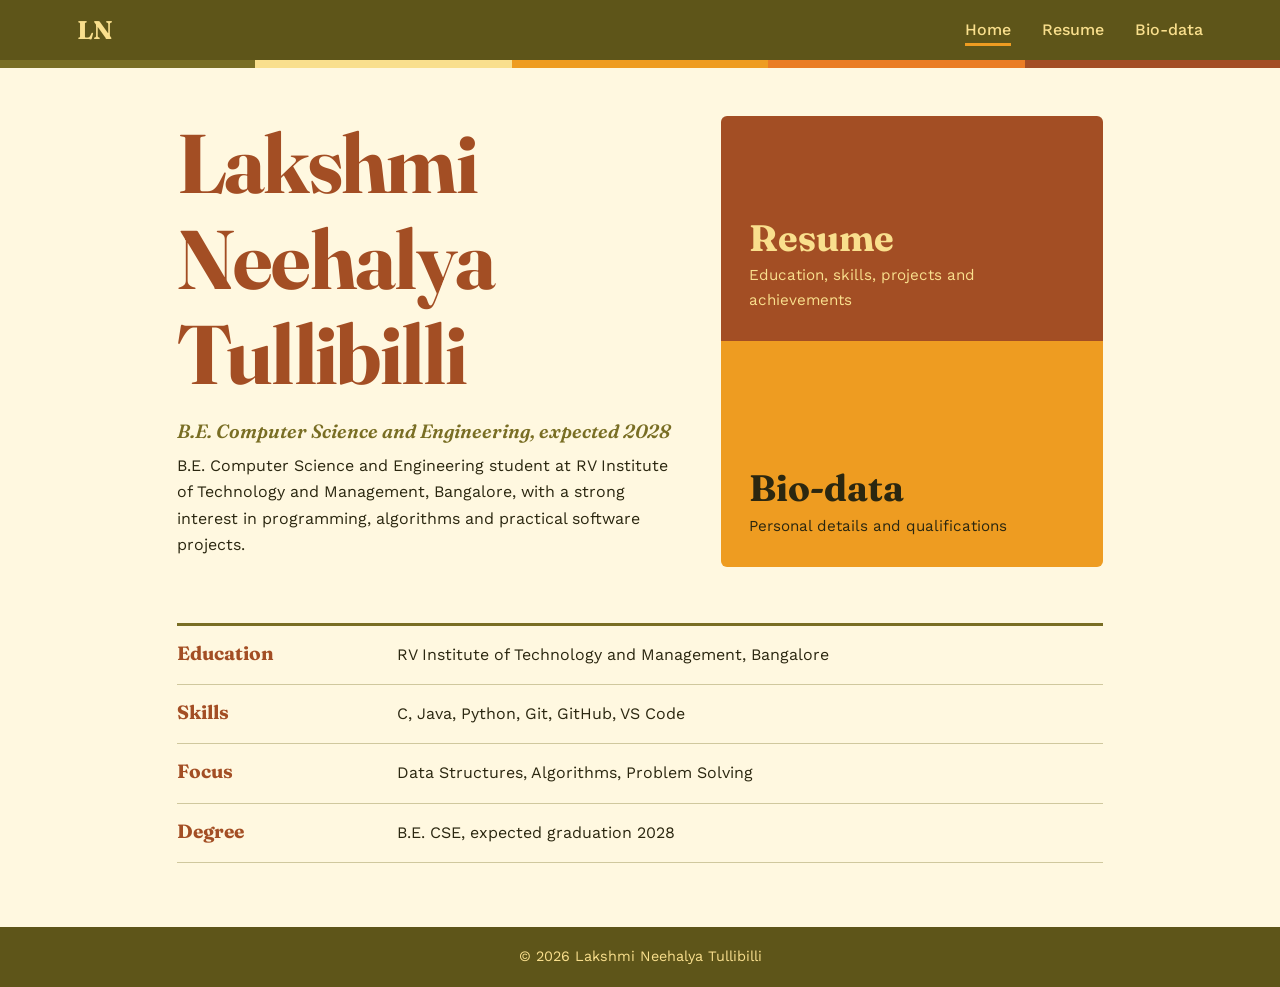
<file: index.html>
<!DOCTYPE html>
<html lang="en">
<head>
<meta charset="UTF-8">
<meta name="viewport" content="width=device-width, initial-scale=1.0">
<title>Lakshmi Neehalya | Portfolio</title>
<link rel="preconnect" href="https://fonts.googleapis.com">
<link rel="preconnect" href="https://fonts.gstatic.com" crossorigin>
<link href="https://fonts.googleapis.com/css2?family=Fraunces:opsz,wght@9..144,600;9..144,700&family=Work+Sans:wght@400;500;600&display=swap" rel="stylesheet">
<link rel="stylesheet" href="style.css">
<script src="https://code.jquery.com/jquery-3.7.1.min.js"></script>
</head>
<body>
<header class="navbar">
  <div class="logo">LN</div>
  <nav>
    <a class="active" href="index.html">Home</a>
    <a href="resume.html">Resume</a>
    <a href="biodata.html">Bio-data</a>
  </nav>
</header>
<main>
  <section class="hero">
    <div class="hero-text">
      <h1>Lakshmi Neehalya <span>Tullibilli</span></h1>
      <p class="role">B.E. Computer Science and Engineering, expected 2028</p>
      <p class="intro">B.E. Computer Science and Engineering student at RV Institute of Technology and Management, Bangalore, with a strong interest in programming, algorithms and practical software projects.</p>
    </div>
    <div class="doors">
      <a class="door d1" href="resume.html"><h2>Resume</h2><p>Education, skills, projects and achievements</p></a>
      <a class="door d2" href="biodata.html"><h2>Bio-data</h2><p>Personal details and qualifications</p></a>
    </div>
  </section>
  <section class="facts">
    <div><h3>Education</h3><p>RV Institute of Technology and Management, Bangalore</p></div>
    <div><h3>Skills</h3><p>C, Java, Python, Git, GitHub, VS Code</p></div>
    <div><h3>Focus</h3><p>Data Structures, Algorithms, Problem Solving</p></div>
    <div><h3>Degree</h3><p>B.E. CSE, expected graduation 2028</p></div>
  </section>
</main>
<footer><p>© <span id="year"></span> Lakshmi Neehalya Tullibilli</p></footer>
<script src="script.js"></script>
</body>
</html>
</file>
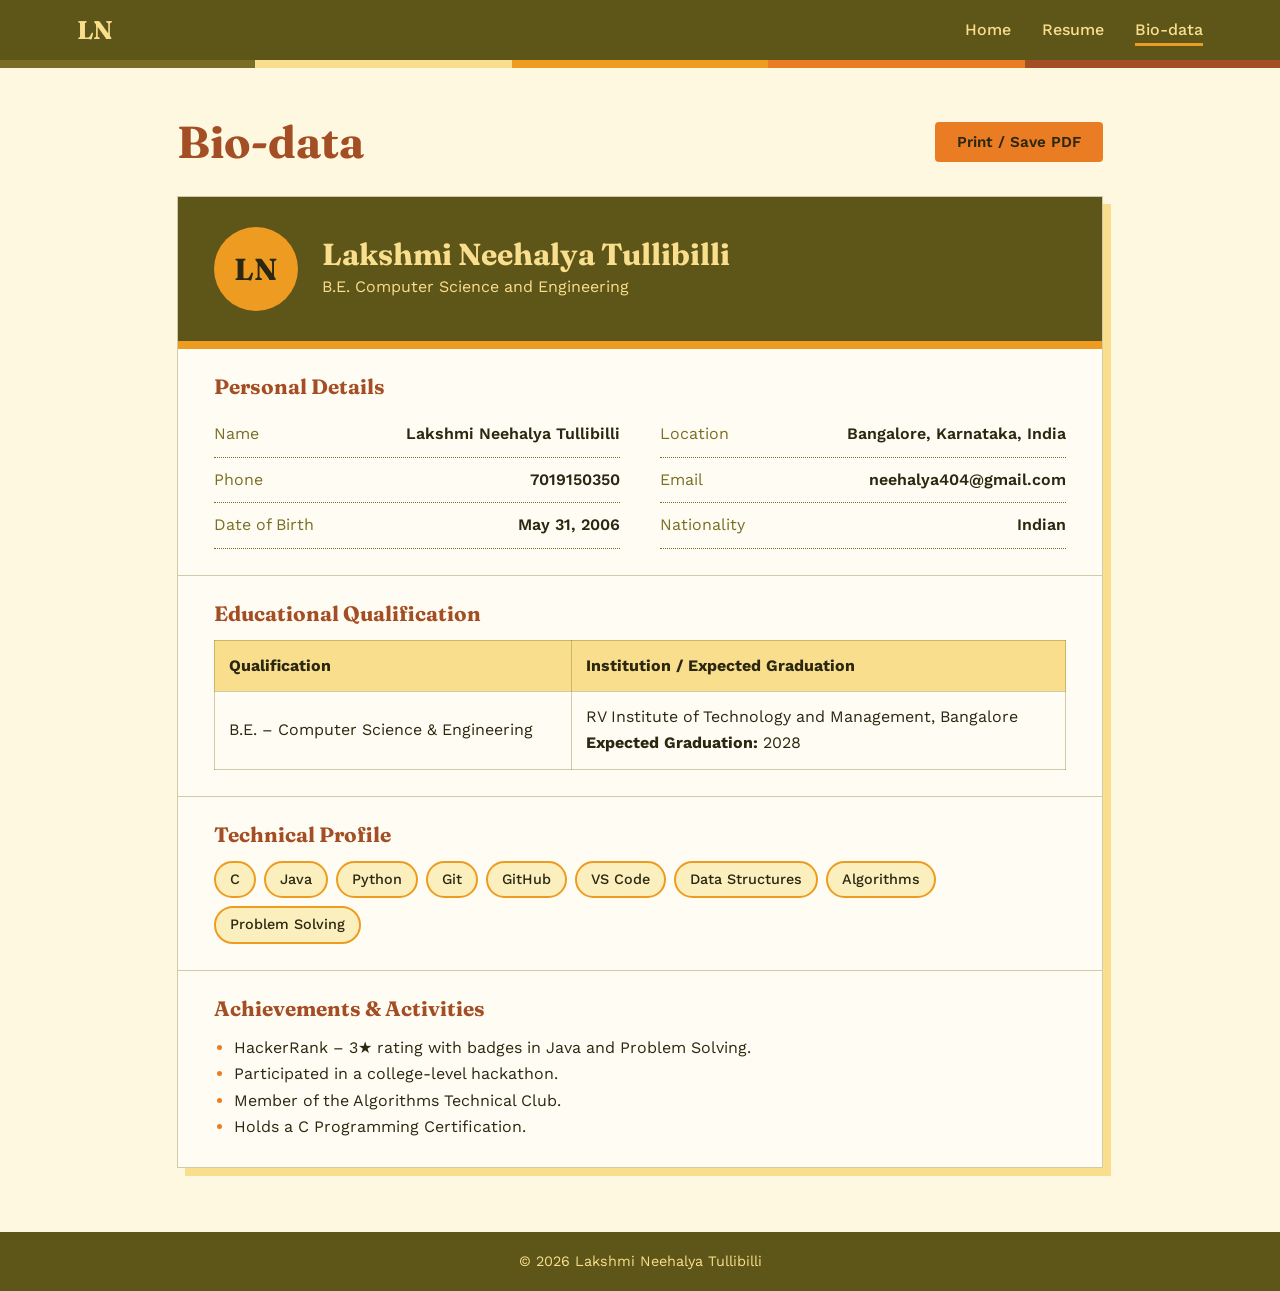
<file: biodata.html>
<!DOCTYPE html>
<html lang="en">
<head>
<meta charset="UTF-8">
<meta name="viewport" content="width=device-width, initial-scale=1.0">
<title>Bio-data | Lakshmi Neehalya</title>
<link rel="preconnect" href="https://fonts.googleapis.com">
<link rel="preconnect" href="https://fonts.gstatic.com" crossorigin>
<link href="https://fonts.googleapis.com/css2?family=Fraunces:opsz,wght@9..144,600;9..144,700&family=Work+Sans:wght@400;500;600&display=swap" rel="stylesheet">
<link rel="stylesheet" href="style.css">
<script src="https://code.jquery.com/jquery-3.7.1.min.js"></script>
</head>
<body>
<header class="navbar">
  <div class="logo">LN</div>
  <nav>
    <a href="index.html">Home</a>
    <a href="resume.html">Resume</a>
    <a class="active" href="biodata.html">Bio-data</a>
  </nav>
</header>
<main>
  <div class="page-heading">
    <h1>Bio-data</h1>
    <button class="print-btn" id="printBiodata">Print / Save PDF</button>
  </div>
  <section class="biodata-card">
    <div class="bio-top">
      <div class="profile-circle">LN</div>
      <div>
        <h2>Lakshmi Neehalya Tullibilli</h2>
        <p>B.E. Computer Science and Engineering</p>
      </div>
    </div>
    <div class="bio-section">
      <h3>Personal Details</h3>
      <div class="bio-grid">
        <div><span>Name</span><strong>Lakshmi Neehalya Tullibilli</strong></div>
        <div><span>Location</span><strong>Bangalore, Karnataka, India</strong></div>
        <div><span>Phone</span><strong>7019150350</strong></div>
        <div><span>Email</span><strong>neehalya404@gmail.com</strong></div>
        <div><span>Date of Birth</span><strong>May 31, 2006</strong></div>
        <div><span>Nationality</span><strong>Indian</strong></div>
      </div>
    </div>
    <div class="bio-section">
      <h3>Educational Qualification</h3>
      <table>
        <thead>
          <tr><th>Qualification</th><th>Institution / Expected Graduation</th></tr>
        </thead>
        <tbody>
          <tr>
            <td>B.E. – Computer Science & Engineering</td>
            <td>RV Institute of Technology and Management, Bangalore<br>
              <strong>Expected Graduation:</strong> 2028</td>
          </tr>
        </tbody>
      </table>
    </div>
    <div class="bio-section">
      <h3>Technical Profile</h3>
      <div class="tag-list">
        <span>C</span><span>Java</span><span>Python</span>
        <span>Git</span><span>GitHub</span><span>VS Code</span>
        <span>Data Structures</span><span>Algorithms</span><span>Problem Solving</span>
      </div>
    </div>
    <div class="bio-section">
      <h3>Achievements & Activities</h3>
      <ul>
        <li>HackerRank – 3★ rating with badges in Java and Problem Solving.</li>
        <li>Participated in a college-level hackathon.</li>
        <li>Member of the Algorithms Technical Club.</li>
        <li>Holds a C Programming Certification.</li>
      </ul>
    </div>
  </section>
</main>
<footer><p>© <span id="year"></span> Lakshmi Neehalya Tullibilli</p></footer>
<script src="script.js"></script>
</body>
</html>
</file>
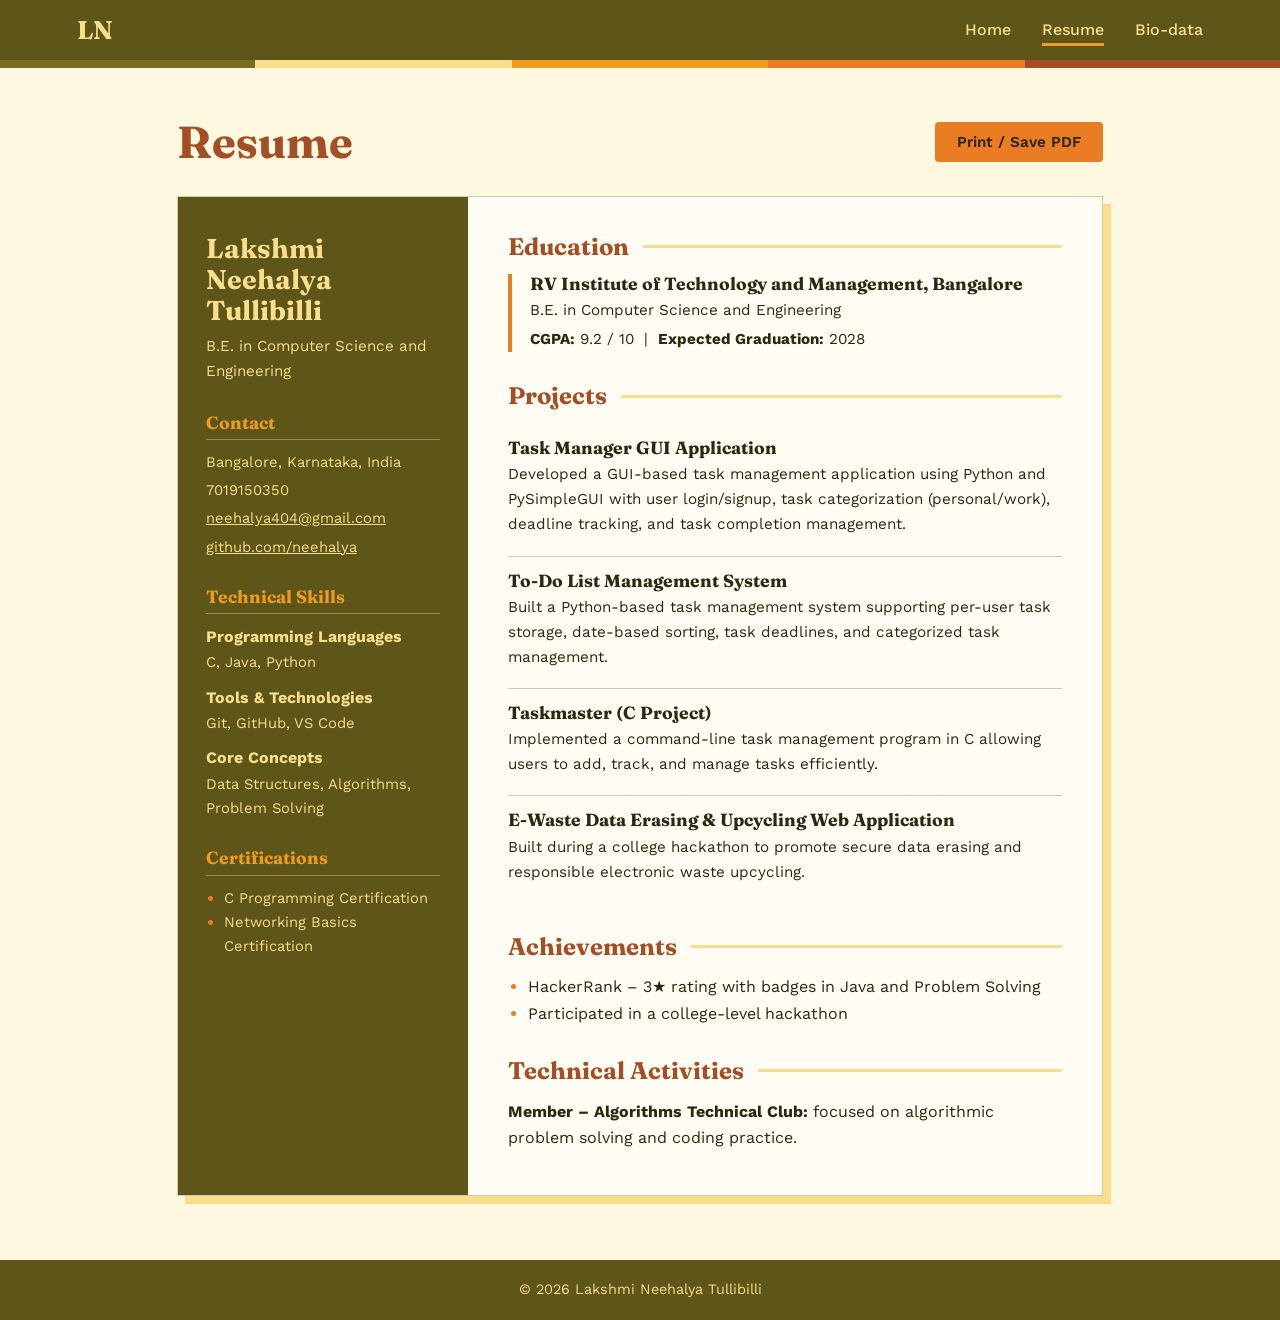
<file: resume.html>
<!DOCTYPE html>
<html lang="en">
<head>
<meta charset="UTF-8">
<meta name="viewport" content="width=device-width, initial-scale=1.0">
<title>Resume | Lakshmi Neehalya</title>
<link rel="preconnect" href="https://fonts.googleapis.com">
<link rel="preconnect" href="https://fonts.gstatic.com" crossorigin>
<link href="https://fonts.googleapis.com/css2?family=Fraunces:opsz,wght@9..144,600;9..144,700&family=Work+Sans:wght@400;500;600&display=swap" rel="stylesheet">
<link rel="stylesheet" href="style.css">
<script src="https://code.jquery.com/jquery-3.7.1.min.js"></script>
</head>
<body>
<header class="navbar">
  <div class="logo">LN</div>
  <nav>
    <a href="index.html">Home</a>
    <a class="active" href="resume.html">Resume</a>
    <a href="biodata.html">Bio-data</a>
  </nav>
</header>
<main>
  <div class="page-heading">
    <h1>Resume</h1>
    <button class="print-btn" id="printResume">Print / Save PDF</button>
  </div>
  <div class="resume-sheet">
    <aside class="side">
      <h2>Lakshmi Neehalya Tullibilli</h2>
      <p class="sub">B.E. in Computer Science and Engineering</p>
      <h3>Contact</h3>
      <p>Bangalore, Karnataka, India</p>
      <p>7019150350</p>
      <p><a class="copy-email" href="mailto:neehalya404@gmail.com">neehalya404@gmail.com</a></p>
      <p><a href="https://github.com/neehalya" target="_blank">github.com/neehalya</a></p>
      <h3>Technical Skills</h3>
      <strong>Programming Languages</strong><span>C, Java, Python</span>
      <strong>Tools & Technologies</strong><span>Git, GitHub, VS Code</span>
      <strong>Core Concepts</strong><span>Data Structures, Algorithms, Problem Solving</span>
      <h3>Certifications</h3>
      <ul>
        <li>C Programming Certification</li>
        <li>Networking Basics Certification</li>
      </ul>
    </aside>
    <div class="body-col">
      <section>
        <h3>Education</h3>
        <div class="timeline-item">
          <h4>RV Institute of Technology and Management, Bangalore</h4>
          <p>B.E. in Computer Science and Engineering</p>
          <p><strong>CGPA:</strong> 9.2 / 10 &nbsp;|&nbsp; <strong>Expected Graduation:</strong> 2028</p>
        </div>
      </section>
      <section>
        <h3>Projects</h3>
        <div class="project">
          <h4>Task Manager GUI Application</h4>
          <p>Developed a GUI-based task management application using Python and PySimpleGUI with user login/signup, task categorization (personal/work), deadline tracking, and task completion management.</p>
        </div>
        <div class="project">
          <h4>To-Do List Management System</h4>
          <p>Built a Python-based task management system supporting per-user task storage, date-based sorting, task deadlines, and categorized task management.</p>
        </div>
        <div class="project">
          <h4>Taskmaster (C Project)</h4>
          <p>Implemented a command-line task management program in C allowing users to add, track, and manage tasks efficiently.</p>
        </div>
        <div class="project">
          <h4>E-Waste Data Erasing & Upcycling Web Application</h4>
          <p>Built during a college hackathon to promote secure data erasing and responsible electronic waste upcycling.</p>
        </div>
      </section>
      <section>
        <h3>Achievements</h3>
        <ul>
          <li>HackerRank – 3★ rating with badges in Java and Problem Solving</li>
          <li>Participated in a college-level hackathon</li>
        </ul>
      </section>
      <section>
        <h3>Technical Activities</h3>
        <p><strong>Member – Algorithms Technical Club:</strong> focused on algorithmic problem solving and coding practice.</p>
      </section>
    </div>
  </div>
</main>
<footer><p>© <span id="year"></span> Lakshmi Neehalya Tullibilli</p></footer>
<script src="script.js"></script>
</body>
</html>
</file>
<file: style.css>
:root { --olive: #796E24; --olive-d: #5E5519; --cream: #F9DF8D; --amber: #EE9C21; --orange: #EA7D24; --rust: #A34E24; --ink: #2B2710; --paper: #FFF8E0; --card: #FFFDF3; --line: rgba(121,110,36,.35); }
* { box-sizing: border-box; }
body { margin: 0; background: var(--paper); color: var(--ink); font: 400 1rem/1.65 'Work Sans', Arial, sans-serif; }
h1, h2, h3, h4 { margin: 0; font-family: 'Fraunces', Georgia, serif; font-weight: 700; line-height: 1.15; }
p { margin: 0 0 8px; }
:focus-visible { outline: 3px solid var(--orange); outline-offset: 3px; }
.navbar { display: flex; justify-content: space-between; align-items: center; padding: 14px 6%; background: var(--olive-d); color: var(--cream); border-bottom: 8px solid; border-image: linear-gradient(90deg, var(--olive) 0 20%, var(--cream) 0 40%, var(--amber) 0 60%, var(--orange) 0 80%, var(--rust) 0) 1; }
.logo { font: 700 1.6rem 'Fraunces', serif; }
nav a { margin-left: 26px; padding: 4px 0; color: inherit; text-decoration: none; font-weight: 500; border-bottom: 3px solid transparent; }
nav a:hover, nav a.active { border-color: var(--amber); }
main { max-width: 1080px; margin: 0 auto; padding: 48px 6% 64px; }
.hero { display: grid; grid-template-columns: 1.3fr 1fr; gap: 48px; min-height: 440px; }
.hero-text { align-self: center; }
.hero h1 { font-size: clamp(2.8rem, 7vw, 5.2rem); color: var(--rust); letter-spacing: -.02em; }
.hero h1 span { display: block; }
.role { margin: 16px 0 10px; font: italic 600 1.2rem 'Fraunces', serif; color: var(--olive); }
.intro { max-width: 34rem; }
.doors { display: grid; grid-template-rows: 1fr 1fr; border-radius: 6px; overflow: hidden; }
.door { display: flex; flex-direction: column; justify-content: flex-end; padding: 28px; color: inherit; text-decoration: none; transition: padding-left .25s; }
.door h2 { font-size: 2.3rem; }
.door p { margin: 4px 0 0; font-size: .95rem; }
.door:hover, .door:focus-visible { padding-left: 44px; }
.d1 { background: var(--rust); color: var(--cream); }
.d2 { background: var(--amber); color: var(--ink); }
.facts { margin-top: 56px; border-top: 3px solid var(--olive); }
.facts div { display: grid; grid-template-columns: 200px 1fr; gap: 20px; padding: 16px 0; border-bottom: 1px solid var(--line); }
.facts h3 { font-size: 1.2rem; color: var(--rust); }
.facts p { margin: 0; }
.page-heading { display: flex; justify-content: space-between; align-items: center; flex-wrap: wrap; gap: 16px; margin-bottom: 28px; }
.page-heading h1 { font-size: 2.8rem; color: var(--rust); }
.print-btn { padding: 11px 22px; border: 0; border-radius: 4px; background: var(--orange); color: var(--ink); font: 600 .95rem 'Work Sans', sans-serif; cursor: pointer; transition: background .2s, color .2s; }
.print-btn:hover { background: var(--rust); color: var(--cream); }
.resume-sheet { display: grid; grid-template-columns: 290px 1fr; background: var(--card); border: 1px solid var(--line); box-shadow: 8px 8px 0 var(--cream); }
.side { padding: 36px 28px; background: var(--olive-d); color: var(--cream); }
.side h2 { font-size: 1.7rem; }
.side .sub { margin: 8px 0 0; font-size: .95rem; }
.side h3 { margin: 28px 0 10px; padding-bottom: 6px; border-bottom: 1px solid rgba(249,223,141,.4); font-size: 1.1rem; color: var(--amber); }
.side p { margin: 4px 0; font-size: .92rem; word-break: break-word; }
.side a { color: inherit; }
.side strong { display: block; }
.side span { display: block; margin-bottom: 10px; font-size: .92rem; }
.side ul { margin: 0; padding-left: 18px; font-size: .92rem; }
.body-col { padding: 36px 40px; }
.body-col section { margin-bottom: 30px; }
.body-col section:last-child { margin-bottom: 0; }
.body-col h3 { display: flex; align-items: center; gap: 14px; margin-bottom: 14px; font-size: 1.5rem; color: var(--rust); }
.body-col h3::after { content: ""; flex: 1; height: 3px; background: var(--cream); }
.timeline-item { padding-left: 18px; border-left: 4px solid var(--orange); }
.timeline-item p, .project p { margin: 4px 0; font-size: .95rem; }
.timeline-item h4, .project h4 { font-size: 1.1rem; }
.project { padding: 14px 0; border-bottom: 1px solid var(--line); }
.project:last-of-type { border-bottom: 0; }
ul { margin: 0; padding-left: 20px; }
li::marker { color: var(--orange); }
.biodata-card { background: var(--card); border: 1px solid var(--line); box-shadow: 8px 8px 0 var(--cream); }
.bio-top { display: flex; align-items: center; gap: 24px; padding: 30px 36px; background: var(--olive-d); color: var(--cream); border-bottom: 8px solid var(--amber); }
.profile-circle { flex: none; display: grid; place-items: center; width: 84px; height: 84px; border-radius: 50%; background: var(--amber); color: var(--ink); font: 700 1.9rem 'Fraunces', serif; }
.bio-top h2 { font-size: 1.9rem; }
.bio-top p { margin: 2px 0 0; }
.bio-section { padding: 26px 36px; border-bottom: 1px solid var(--line); }
.bio-section:last-child { border-bottom: 0; }
.bio-section h3 { margin-bottom: 14px; font-size: 1.3rem; color: var(--rust); }
.bio-grid { display: grid; grid-template-columns: 1fr 1fr; gap: 0 40px; }
.bio-grid div { display: flex; justify-content: space-between; gap: 14px; padding: 9px 0; border-bottom: 1px dotted var(--olive); }
.bio-grid span { color: var(--olive); }
.bio-grid strong { text-align: right; font-weight: 600; }
table { width: 100%; border-collapse: collapse; }
th, td { padding: 12px 14px; border: 1px solid var(--line); text-align: left; }
th { background: var(--cream); }
.tag-list { display: flex; flex-wrap: wrap; gap: 8px; }
.tag-list span { padding: 5px 14px; border: 2px solid var(--amber); border-radius: 999px; background: #FCEFBE; font-size: .9rem; font-weight: 500; }
footer { padding: 18px; background: var(--olive-d); color: var(--cream); text-align: center; font-size: .9rem; }
footer p { margin: 0; }
@media (max-width: 800px) {
  .hero, .resume-sheet, .bio-grid { grid-template-columns: 1fr; }
  .hero { min-height: 0; gap: 32px; }
  .door { min-height: 150px; }
  .facts div { grid-template-columns: 1fr; gap: 2px; }
  .body-col, .bio-section { padding: 26px 22px; }
  .bio-top { padding: 24px 22px; }
  nav a { margin-left: 16px; }
}
@media print {
  .navbar, footer, .print-btn { display: none !important; }
  body { background: #fff; }
  main { max-width: none; padding: 0; }
  .resume-sheet, .biodata-card { box-shadow: none; }
  .side, .bio-top, th, .tag-list span { -webkit-print-color-adjust: exact; print-color-adjust: exact; }
}
@media (prefers-reduced-motion: reduce) { * { transition: none !important; } }
</file>
